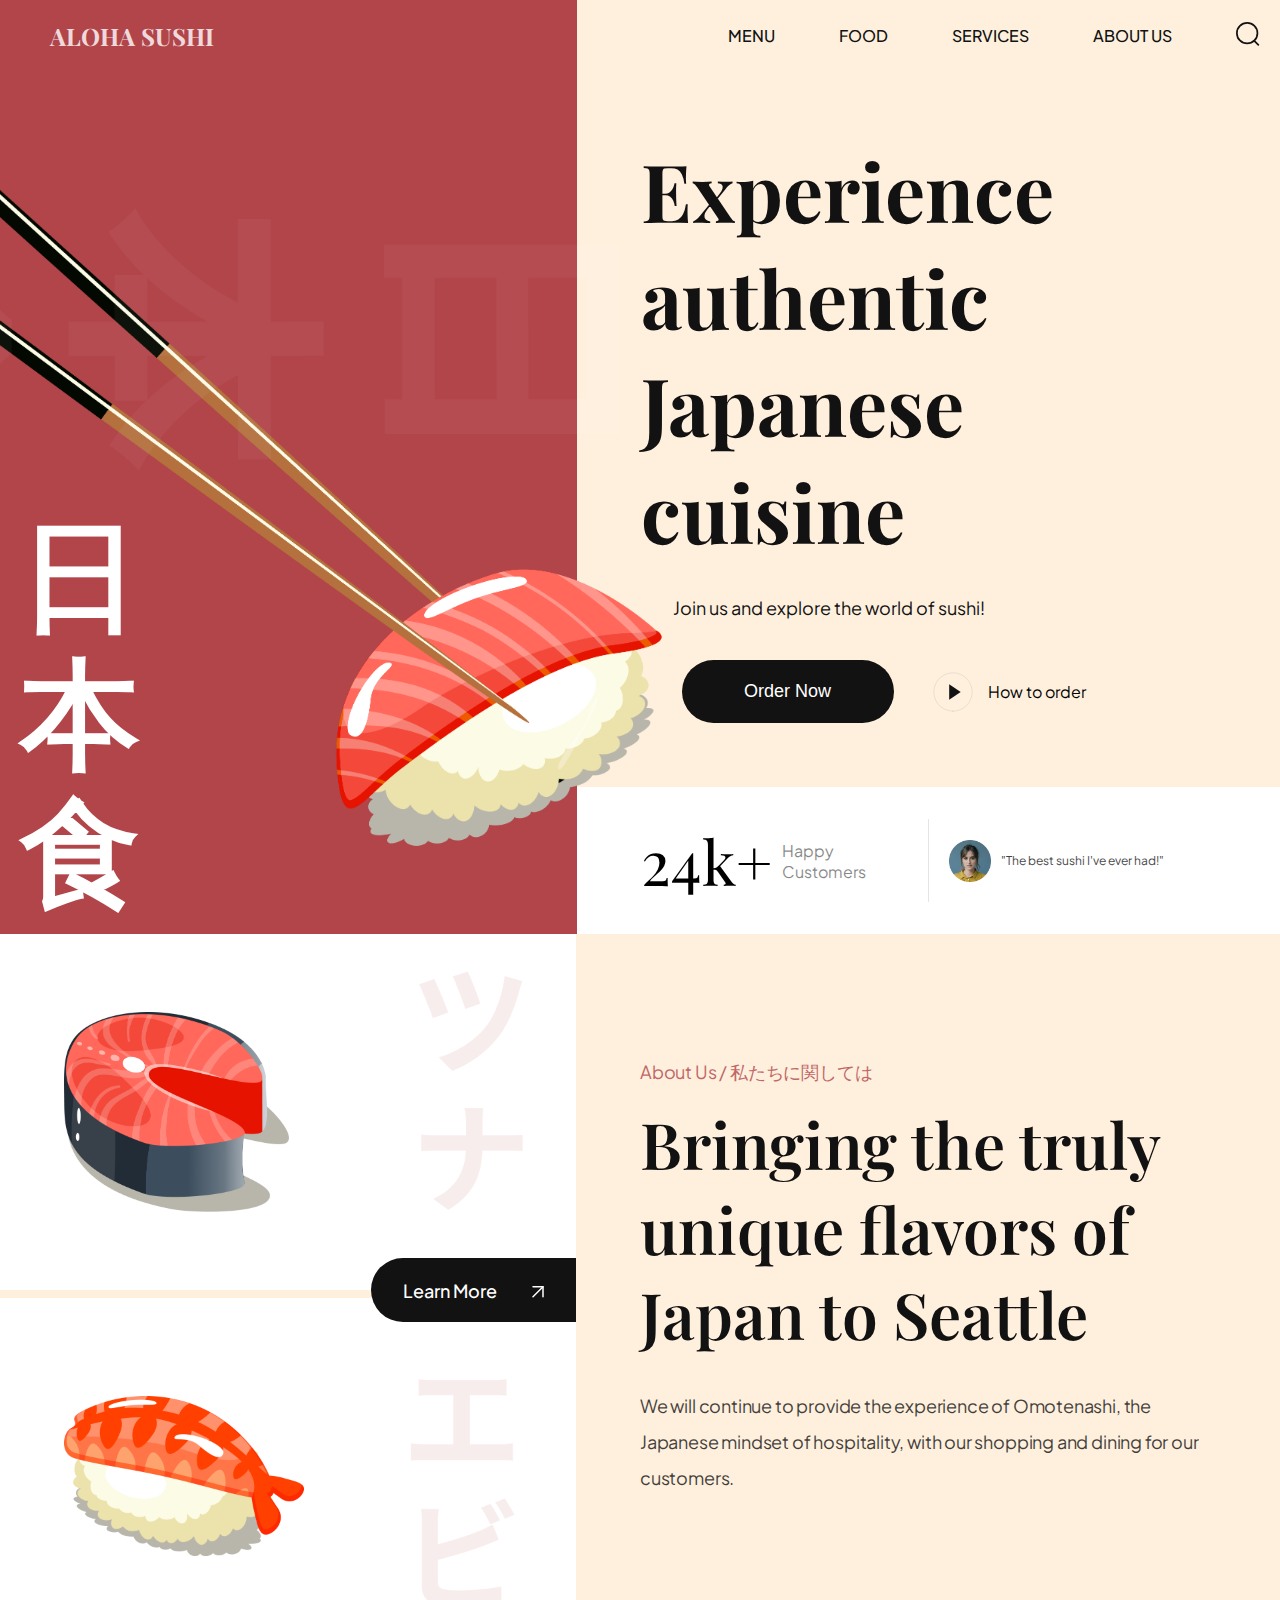
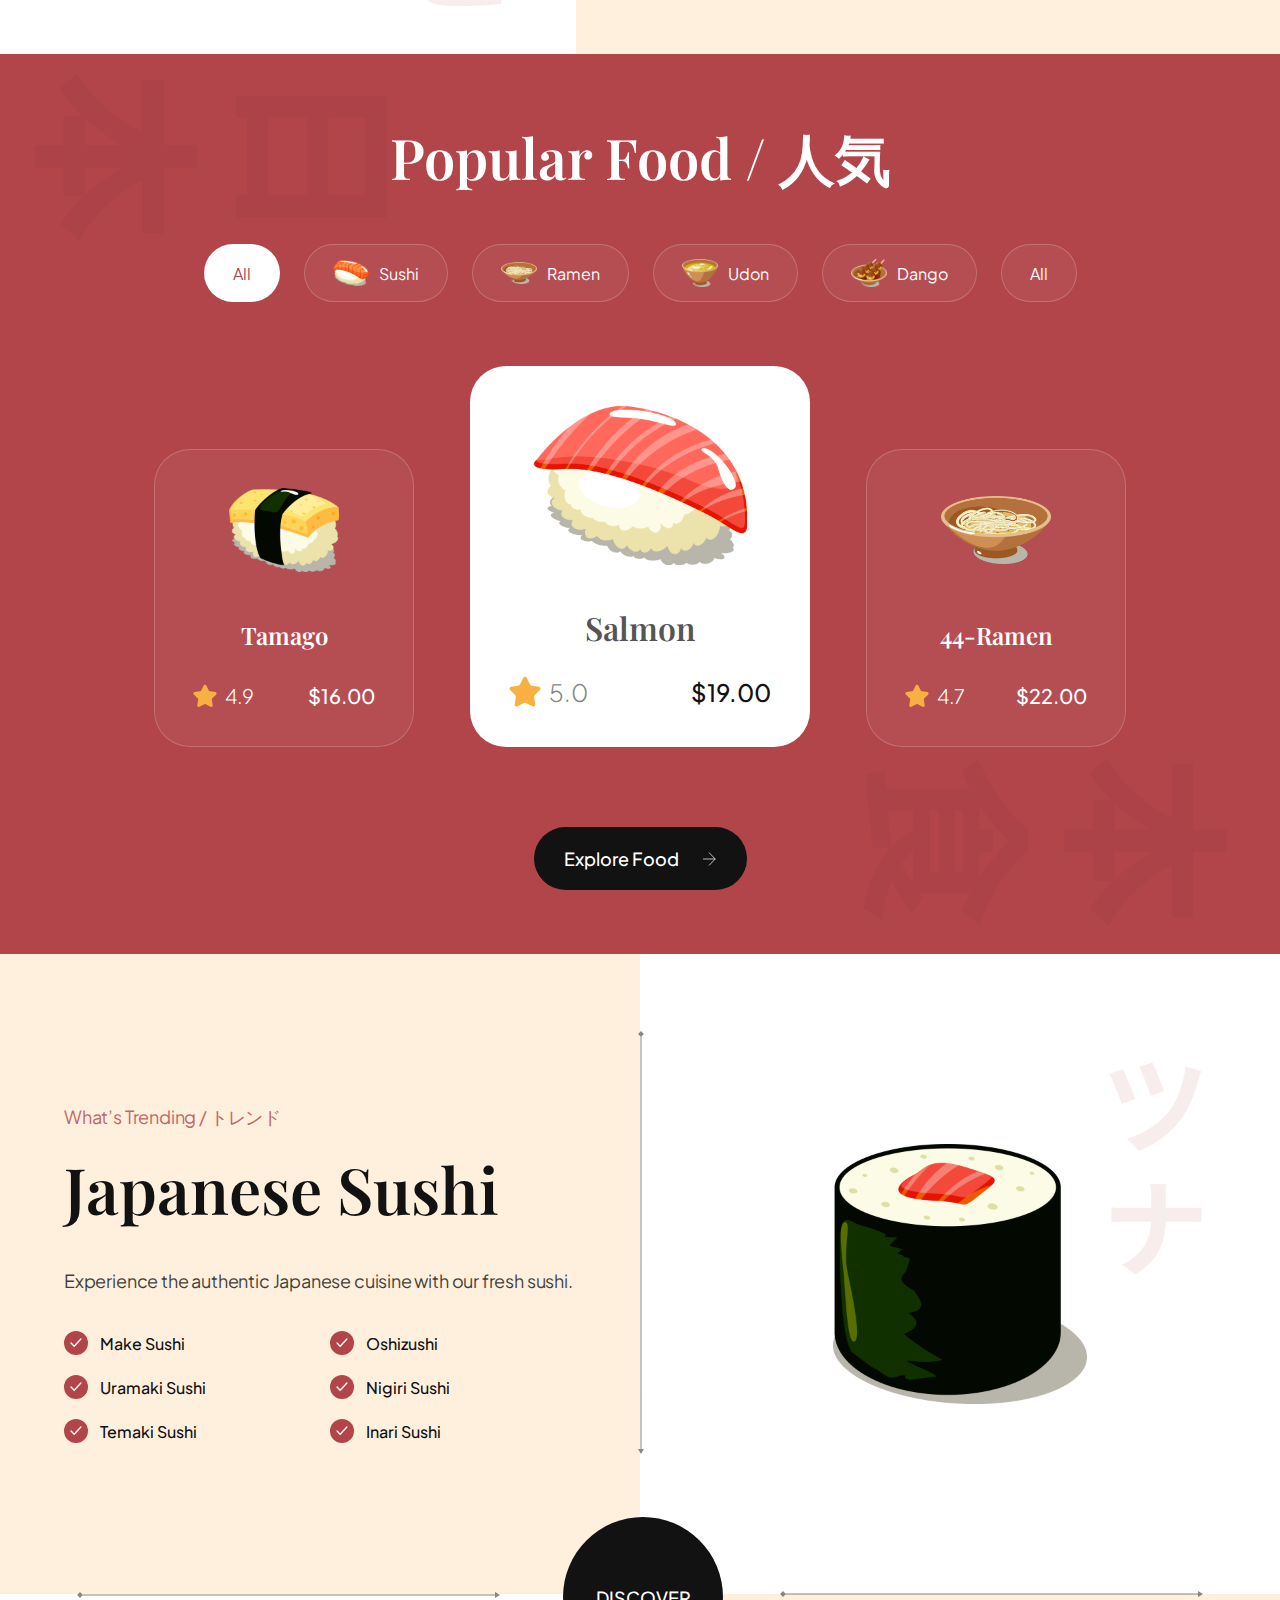
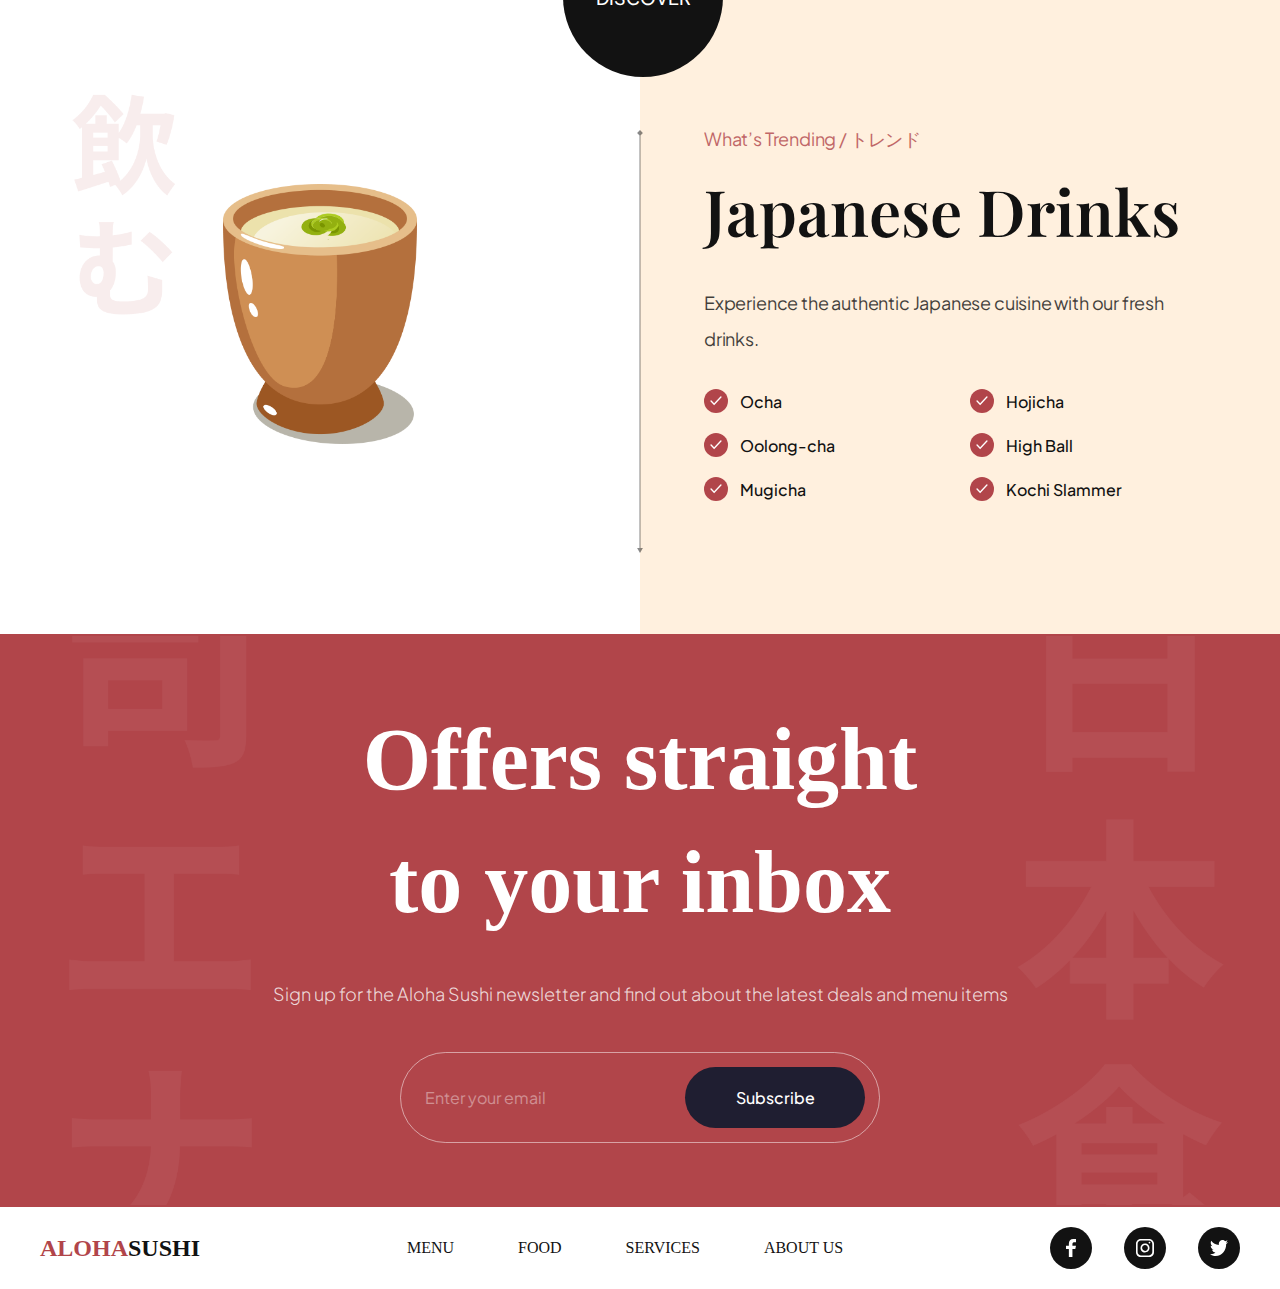
<file: index.html>
<!DOCTYPE html>
<html lang="en">
  <head>
    <meta charset="UTF-8" />
    <meta http-equiv="X-UA-Compatible" content="IE=edge" />
    <meta name="viewport" content="width=device-width, initial-scale=1.0" />
    <link rel="icon" type="image/png" href="/sushi.png" />
    <link rel="stylesheet" href="css/style.css" />
    <title>Aloha Sushi</title>
  </head>
  <body>
    <header>
      <nav class="header__nav">
        <div class="header__logo">
          <h4 data-aos="fade-down">Aloha Sushi</h4>
          <div class="header__logo-overlay"></div>
        </div>

        <ul class="header__menu" data-aos="fade-down">
          <li>
            <a href="#menu">Menu</a>
          </li>
          <li>
            <a href="#food">Food</a>
          </li>
          <li>
            <a href="#services">Services</a>
          </li>
          <li>
            <a href="#about-us">About Us</a>
          </li>
          <li>
            <img src="assets/search.svg" alt="search" />
          </li>
        </ul>

        <!-- Mobile Nav -->
        <ul class="header__menu-mobile" data-aos="fade-down">
          <li>
            <img src="assets/menu.svg" alt="menu" />
          </li>
        </ul>
      </nav>
    </header>

    <!-- Hero -->
    <section class="hero">
      <div class="hero-image">
        <img src="assets/sushi-1.png" alt="sushi" data-aos="fade-up" />
        <h2 data-aos="fade-up">
          日 <br />
          本 <br />
          食
        </h2>

        <div class="hero-image__overlay"></div>
      </div>

      <div class="hero-content">
        <div class="hero-content-info" data-aos="fade-left">
          <h1>Experience authentic Japanese cuisine</h1>
          <p>Join us and explore the world of sushi!</p>

          <div class="hero-content__buttons">
            <button class="hero-content__order-button">Order Now</button>
            <button class="hero-content__play-button">
              <img src="assets/play-circle.svg" alt="play" />
              How to order
            </button>
          </div>
        </div>

        <div class="hero-content__testimonial" data-aos="fade-up">
          <div class="hero-content__customer flex-center">
            <h4>24<span>k+</span></h4>
            <p>Happy Customers</p>
          </div>

          <div class="hero-content__review">
            <img src="assets/user.png" alt="user" />
            <p>"The best sushi I've ever had!"</p>
          </div>
        </div>
      </div>
    </section>

    <!-- About Us -->
    <section class="about-us" id="about-us">
      <div class="about-us__image">
        <div class="about-us__image-sushi3">
          <img src="assets/sushi-3.png" alt="sushi" data-aos="fade-right" />
        </div>

        <button class="about-us__button">
          Learn More

          <img src="assets/arrow-up-right.svg" alt="learn more" />
        </button>

        <div class="about-us__image-sushi2">
          <img src="assets/sushi-2.png" alt="sushi" data-aos="fade-right" />
        </div>
      </div>

      <!-- About Us -->
      <div class="about-us__content" data-aos="fade-left">
        <p class="sushi__subtitle">About Us / 私たちに関しては</p>

        <h3 class="sushi__title">
          Bringing the truly unique flavors of Japan to Seattle
        </h3>

        <p class="sushi__description">
          We will continue to provide the experience of Omotenashi, the Japanese
          mindset of hospitality, with our shopping and dining for our
          customers.
        </p>
      </div>
    </section>

    <!-- Popular Food / Menu -->
    <section class="popular-foods" id="menu">
      <h2 class="popular-foods__title" data-aos="flip-up">
        Popular Food / 人気
      </h2>

      <div
        class="popular-foods__filters sushi__hide-scrollbar"
        data-aos="fade-up">
        <button class="popular-foods__filter-btn active">All</button>

        <button class="popular-foods__filter-btn">
          <img src="/assets/sushi-9.png" alt="sushi 9" />
          Sushi
        </button>
        <button class="popular-foods__filter-btn">
          <img src="/assets/sushi-8.png" alt="sushi 8" />
          Ramen
        </button>
        <button class="popular-foods__filter-btn">
          <img src="/assets/sushi-7.png" alt="sushi 7" />
          Udon
        </button>
        <button class="popular-foods__filter-btn">
          <img src="/assets/sushi-6.png" alt="sushi 6" />
          Dango
        </button>
        <button class="popular-foods__filter-btn">All</button>
      </div>

      <div class="popular-foods__catalogue" data-aos="fade-up">
        <article class="popular-foods__card">
          <img
            class="popular-foods__card-image"
            src="assets/sushi-12.png"
            alt="sushi-12" />
          <h4 class="popular-foods__card-title">Tamago</h4>

          <div class="popular-foods__card-details flex-between">
            <div class="popular-foods__card-rating">
              <img src="assets/star.svg" alt="star" />
              <p>4.9</p>
            </div>

            <p class="popular-foods__card-price">$16.00</p>
          </div>
        </article>

        <article class="popular-foods__card active-card">
          <img
            class="popular-foods__card-image"
            src="assets/sushi-11.png"
            alt="sushi-11" />
          <h4 class="popular-foods__card-title">Salmon</h4>

          <div class="popular-foods__card-details flex-between">
            <div class="popular-foods__card-rating">
              <img src="assets/star.svg" alt="star" />
              <p>5.0</p>
            </div>

            <p class="popular-foods__card-price">$19.00</p>
          </div>
        </article>

        <article class="popular-foods__card">
          <img
            class="popular-foods__card-image"
            src="assets/sushi-10.png"
            alt="sushi-10" />
          <h4 class="popular-foods__card-title">44-Ramen</h4>

          <div class="popular-foods__card-details flex-between">
            <div class="popular-foods__card-rating">
              <img src="assets/star.svg" alt="star" />
              <p>4.7</p>
            </div>

            <p class="popular-foods__card-price">$22.00</p>
          </div>
        </article>
      </div>

      <button class="popular-foods__button">
        Explore Food
        <img src="assets/arrow-right.svg" alt="arrow-right" />
      </button>
    </section>

    <!-- Trending -->
    <section class="trending" id="food">
      <section class="trending-sushi">
        <div class="trending__content" data-aos="fade-right">
          <p class="sushi__subtitle">What’s Trending / トレンド</p>

          <h3 class="sushi__title">Japanese Sushi</h3>

          <p class="sushi__description">
            Experience the authentic Japanese cuisine with our fresh sushi.
          </p>

          <ul class="trending__list flex-between">
            <li>
              <div class="trending__icon flex-center">
                <img src="assets/check.svg" alt="check" />
              </div>
              <p>Make Sushi</p>
            </li>

            <li>
              <div class="trending__icon flex-center">
                <img src="assets/check.svg" alt="check" />
              </div>
              <p>Oshizushi</p>
            </li>

            <li>
              <div class="trending__icon flex-center">
                <img src="assets/check.svg" alt="check" />
              </div>
              <p>Uramaki Sushi</p>
            </li>

            <li>
              <div class="trending__icon flex-center">
                <img src="assets/check.svg" alt="check" />
              </div>
              <p>Nigiri Sushi</p>
            </li>

            <li>
              <div class="trending__icon flex-center">
                <img src="assets/check.svg" alt="check" />
              </div>
              <p>Temaki Sushi</p>
            </li>

            <li>
              <div class="trending__icon flex-center">
                <img src="assets/check.svg" alt="check" />
              </div>
              <p>Inari Sushi</p>
            </li>
          </ul>
        </div>

        <!-- Trending Images -->
        <div class="trending__image flex-center">
          <img src="assets/sushi-5.png" alt="sushi 5" data-aos="fade-left" />

          <!-- Arrows between images -->
          <div class="trending__arrow trending__arrow-left">
            <img src="assets/arrow-vertical.svg" alt="arrow-vertical" />
          </div>

          <div class="trending__arrow trending__arrow-bottom">
            <img src="assets/arrow-horizontal.svg" alt="arrow-horizontal" />
          </div>
        </div>
      </section>

      <!-- Discover Button -->
      <div class="trending__discover" data-aos="zoom-in">
        <p>Discover</p>
      </div>

      <section class="trending-drinks">
        <!-- Trending Images -->
        <div class="trending__image flex-center">
          <img src="assets/sushi-4.png" alt="sushi 4" data-aos="fade-right" />

          <!-- Arrows between images -->
          <div class="trending__arrow trending__arrow-top">
            <img src="assets/arrow-horizontal.svg" alt="arrow-horizontal" />
          </div>

          <div class="trending__arrow trending__arrow-right">
            <img src="assets/arrow-vertical.svg" alt="arrow-vertical" />
          </div>
        </div>
        
        <div class="trending__content" data-aos="fade-left">
          <p class="sushi__subtitle">What’s Trending / トレンド</p>

          <h3 class="sushi__title">Japanese Drinks</h3>

          <p class="sushi__description">
            Experience the authentic Japanese cuisine with our fresh drinks.
          </p>

          <ul class="trending__list flex-between">
            <li>
              <div class="trending__icon flex-center">
                <img src="assets/check.svg" alt="check" />
              </div>
              <p>Ocha</p>
            </li>

            <li>
              <div class="trending__icon flex-center">
                <img src="assets/check.svg" alt="check" />
              </div>
              <p>Hojicha</p>
            </li>

            <li>
              <div class="trending__icon flex-center">
                <img src="assets/check.svg" alt="check" />
              </div>
              <p>Oolong-cha</p>
            </li>

            <li>
              <div class="trending__icon flex-center">
                <img src="assets/check.svg" alt="check" />
              </div>
              <p>High Ball</p>
            </li>

            <li>
              <div class="trending__icon flex-center">
                <img src="assets/check.svg" alt="check" />
              </div>
              <p>Mugicha</p>
            </li>

            <li>
              <div class="trending__icon flex-center">
                <img src="assets/check.svg" alt="check" />
              </div>
              <p>Kochi Slammer</p>
            </li>
          </ul>
        </div>
      </section>
    </section>

    <!-- Subscription -->
    <section class="subscription flex-center" id="services">
      <h2 data-aos="flip-down">
        Offers straight <br />
        to your inbox
      </h2>

      <p data-aos="fade-up">
        Sign up for the Aloha Sushi newsletter and find out about the latest deals and menu items
      </p>

      <!-- form wrapper -->
      <div class="subscription__form" data-aos="fade-up">
        <input 
          type="text"
          placeholder="Enter your email"
        />
        <button>Subscribe</button>
      </div>
    </section>

    <!-- Footer -->
    <section class="footer flex-between">
      <h3 class="footer__logo">
        <span>Aloha</span>Sushi
      </h3>

      <ul class="footer__nav">
        <li>
          <a href="#menu">Menu</a>
        </li>
        <li>
          <a href="#food">Food</a>
        </li>
        <li>
          <a href="#services">Services</a>
        </li>
        <li>
          <a href="#about-us">About Us</a>
        </li>
      </ul>

      <!-- Social Media -->
      <ul class="footer__social">
        <li class="flex-center">
          <img 
            src="assets/facebook.svg"
            alt="facebook"
          />
        </li>
        <li class="flex-center">
          <img 
            src="assets/instagram.svg"
            alt="instagram"
          />
        </li>
        <li class="flex-center">
          <img 
            src="assets/twitter.svg"
            alt="twitter"
          />
        </li>
      </ul>
    </section>

    <script src="js/script.js" type="module"></script>
  </body>
</html>
</file>
<file: css/style.css>
@import url("https://fonts.googleapis.com/css2?family=Playfair+Display:wght@400;500;600;700;800;900&display=swap");
@import url("https://fonts.googleapis.com/css2?family=Plus+Jakarta+Sans:wght@200;300;400;500;600;700;800&display=swap");

/* other css file imports */
@import url("sections/header.css");
@import url("sections/hero.css");
@import url("sections/about.css");
@import url("sections/popular.css");
@import url("sections/trending.css");
@import url("sections/subscribe.css");
@import url("sections/footer.css");

/* CSS variables for reusablity across all files (including above imported) */
:root {
  --playfair-display: "Playfair Display", serif;
  --plus-jakarta-sans: "Plus Jakarta Sans", sans-serif;

  --primary-color: #b1454a;
  --secondary-color: #121212;

  --black-200: #020202;
  --black-300: #333333;
  --black-400: #1f1e31;
  --black-500: #555555;
  --gray-100: #888888;

  --color-white: #fff;
  --color-creamson: #fff0de;
}

* {
  margin: 0;
  padding: 0;
  box-sizing: border-box;
  scroll-behavior: smooth;
}

body {
  max-width: 1280px;
  margin: 0 auto;
  background-color: var(--color-creamson);
}

a {
  text-decoration: none;
  color: inherit;
}


.flex-center {
  display: flex;
  justify-content: center;
  align-items: center;
}

.flex-between {
  display: flex;
  justify-content: space-between;
  align-items: center;
}

.sushi__subtitle {
  font-size: 18px;
  font-weight: 400;
  font-family: var(--plus-jakarta-sans);

  color: var(--primary-color);
  opacity: 0.8;

  letter-spacing: -0.01em;
}

.sushi__title {
  font-size: 64px;
  font-weight: 600;
  font-family: var(--playfair-display);

  color: var(--secondary-color);

  margin-top: 16px;
}

.sushi__description {
  font-size: 18px;
  font-weight: 400;
  font-family: var(--plus-jakarta-sans);

  line-height: 36px;
  letter-spacing: -0.01em;

  color: var(--secondary-color);
  opacity: 0.8;

  margin: 32px 0px;
}

/* Hide scrollbar for Chrome, Safari and Opera */
.sushi__hide-scrollbar::-webkit-scrollbar {
  display: none;
}

/* Hide scrollbar for IE, Edge and Firefox */
.sushi__hide-scrollbar {
  -ms-overflow-style: none; /* IE and Edge */
  scrollbar-width: none; /* Firefox */
}

/* START: about us media queries */
@media screen and (max-width: 1024px) {
  .about-us {
    flex-direction: column;
  }

  .about-us__image {
    flex-direction: row;
  }

  .about-us__image-sushi3 {
    border-bottom: none;
    border-right: 8px solid var(--color-creamson);
  }

  .about-us__button {
    display: none;
  }
}

@media screen and (max-width: 750px) {
  .about-us__image {
    flex-direction: column;
  }

  .about-us__image-sushi3 {
    border-bottom: 8px solid var(--color-creamson);
    border-right: none;
  }

  .about-us__button {
    display: block;
    top: 47%;
  }
}

@media screen and (max-width: 550px) {
  .about-us__image-sushi2 img,
  .about-us__image-sushi3 img {
    width: 50%;
    height: 160px;

    object-fit: contain;
  }

  .about-us__image div {
    padding: 32px;
  }

  .about-us__button {
    top: 44%;
  }

  .about-us__content {
    padding: 32px;
  }
}
/* END: about us media queries */


/* START: header media querie */
@media screen and (max-width: 900px) {
  .header__nav {
    background: var(--primary-color);
  }

  .header__menu {
    display: none;
  }

  .header__menu-mobile {
    display: flex;
  }
}

@media screen and (max-width: 550px) {
  .header__logo {
    padding-left: 0;
  }
}
/* END: header media queries */

/* START: hero media queries */
@media screen and (max-width: 1060px) {
  .hero {
    flex-direction: column;
  }

  .hero-image img {
    width: 100%;

    transform: matrix(1, 0.05, 0, 1.25, 0, 0) !important;
  }
}

@media screen and (max-width: 750px) {
  .hero-image h2 {
    font-size: 70px;
    line-height: 90px;
  }
}

@media screen and (max-width: 550px) {
  .hero-image h2 {
    font-size: 40px;
    line-height: 60px;
  }

  .hero-content-info {
    padding: 32px;
  }

  .hero-content-info h1 {
    font-size: 60px;
  }

  .hero-content-info p {
    margin: 32px 0;
  }

  .hero-content__buttons {
    margin: 41px 0;
  }

  .hero-content__testimonial {
    padding: 32px;
  }
}
/* END: hero media queries */

/* START: popular media queries */
@media screen and (max-width: 550px) {
  .popular-foods {
    padding: 64px 32px;
  }

  .popular-foods__card,
  .popular-foods__card.active-card {
    min-width: 100%;
  }
}
/* END: popular media queries */

/* START: subscribe media queries */
@media screen and (max-width: 550px) {
  .subscription {
    padding: 64px 32px;
  }

  .subscription h2 {
    font-size: 68px;
    line-height: 100px;
  }

  .subscription__form {
    flex-direction: column;
    gap: 20px;

    min-width: 100%;
    border-radius: 20px;
    padding: 0;

    border: none;
  }

  .subscription__form input {
    min-height: 50px;

    border: 1px solid rgba(255, 255, 255, 0.5);
    padding: 10px 20px;
    border-radius: 30px;
  }

  .subscription__form button {
    min-width: 100%;
  }
}
/* END: subscribe media queries */

/* START: trending media queries */
@media screen and (max-width: 1024px) {
  .trending-sushi {
    flex-direction: column;
  }

  .trending-drinks {
    flex-direction: column-reverse;
  }

  .trending__image {
    width: 100%;
    background-size: cover;
  }

  .trending__discover {
    display: none;
  }

  .trending__arrow {
    display: none;
  }
}

@media screen and (max-width: 550px) {
  .trending__image img {
    width: 70%;
    height: 70%;
  }

  .trending__content {
    padding: 32px;
  }
}
/* END: trending media queries */
</file>
